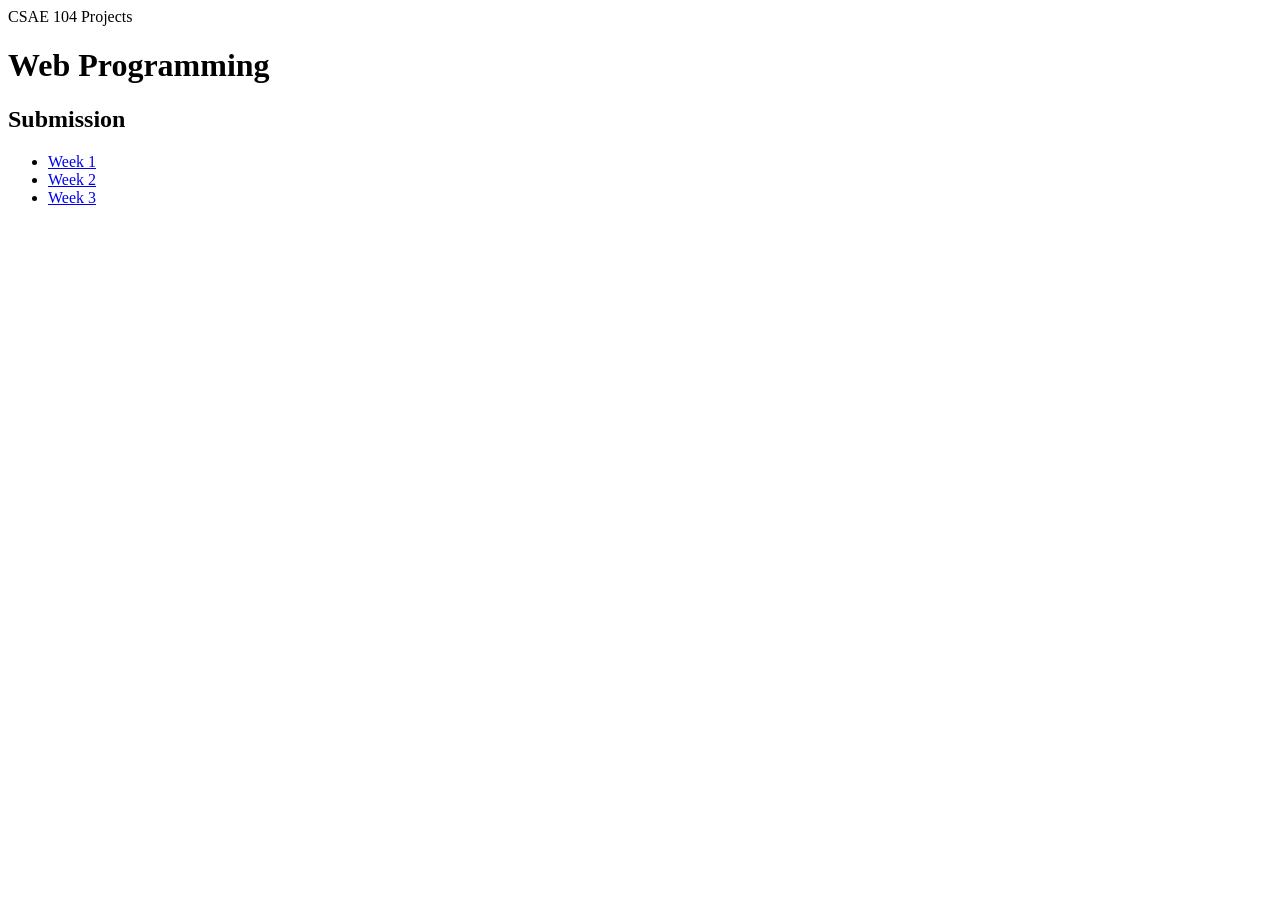
<file: index.html>
<!DOCTYPE html>
<html>
    <body>
        <header>
            CSAE 104 Projects
        </header>
        <main>
            <h1>Web Programming</h1>
            <h2>Submission</h2>
            <nav>
                <ul>
                    <li><a href="week1/week1.html">Week 1</a></li>
                    <li><a href="week2/week2.html">Week 2</a></li>
                   <li><a href="week3/week3.html">Week 3</a></li>
                </ul>
            </nav>
        </main>
    </body>
</html>
</file>
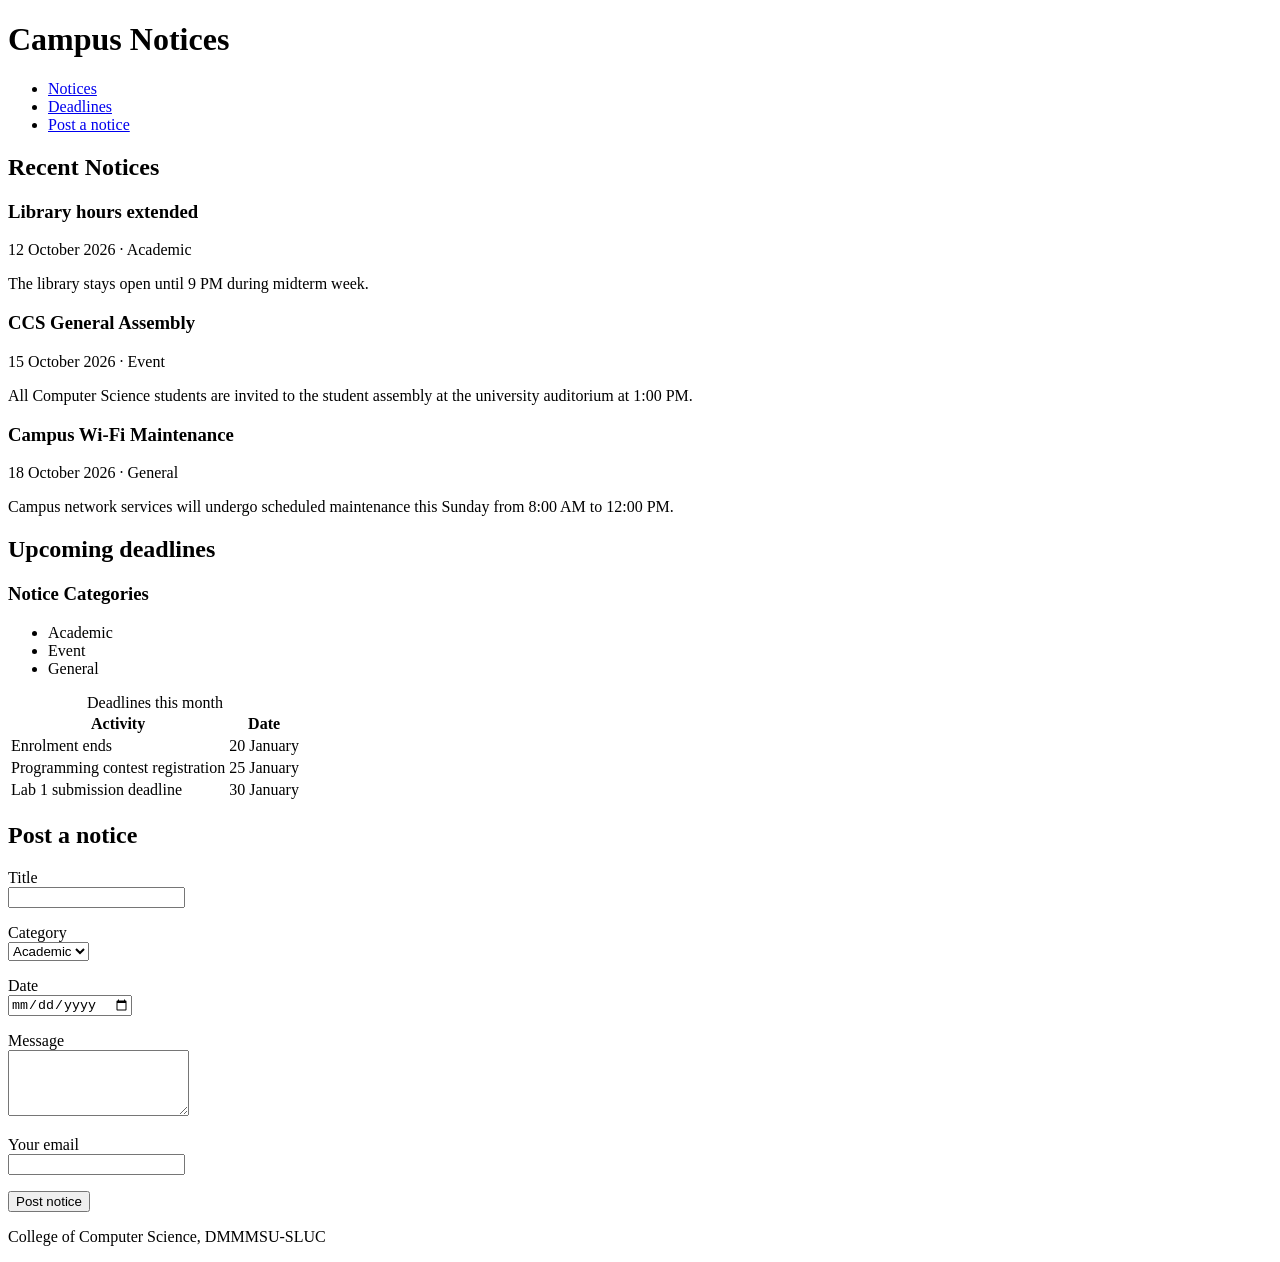
<file: week1/week1.html>
<!DOCTYPE html>
<html lang="en">
<head>
  <meta charset="utf-8">
  <meta name="viewport" content="width=device-width, initial-scale=1">
  <title>Campus Notices</title>
</head>
<body>
  <header>
    <h1>Campus Notices</h1>
    <nav aria-label="Main">
      <ul>
        <li><a href="#notices">Notices</a></li>
        <li><a href="#deadlines">Deadlines</a></li>
        <li><a href="#submit">Post a notice</a></li>
      </ul>
    </nav>
  </header>

  <main>
    <section id="notices">
      <h2>Recent Notices</h2>
      
      <article class="notice">
        <h3>Library hours extended</h3>
        <p class="meta">
          <time datetime="2026-10-12">12 October 2026</time> · <span class="tag">Academic</span>
        </p>
        <p>The library stays open until 9 PM during midterm week.</p>
      </article>

      <article class="notice">
        <h3>CCS General Assembly</h3>
        <p class="meta">
          <time datetime="2026-10-15">15 October 2026</time> · <span class="tag">Event</span>
        </p>
        <p>All Computer Science students are invited to the student assembly at the university auditorium at 1:00 PM.</p>
      </article>

      <article class="notice">
        <h3>Campus Wi-Fi Maintenance</h3>
        <p class="meta">
          <time datetime="2026-10-18">18 October 2026</time> · <span class="tag">General</span>
        </p>
        <p>Campus network services will undergo scheduled maintenance this Sunday from 8:00 AM to 12:00 PM.</p>
      </article>
    </section>

    <section id="deadlines">
      <h2>Upcoming deadlines</h2>
      <h3>Notice Categories</h3>
      <ul>
        <li>Academic</li>
        <li>Event</li>
        <li>General</li>
      </ul>

      <table>
        <caption>Deadlines this month</caption>
        <thead>
          <tr>
            <th scope="col">Activity</th>
            <th scope="col">Date</th>
          </tr>
        </thead>
        <tbody>
          <tr>
            <td>Enrolment ends</td>
            <td>20 January</td>
          </tr>
          <tr>
            <td>Programming contest registration</td>
            <td>25 January</td>
          </tr>
          <tr>
            <td>Lab 1 submission deadline</td>
            <td>30 January</td>
          </tr>
        </tbody>
      </table>
    </section>

    <section id="submit">
      <h2>Post a notice</h2>
      <form action="#" method="post">
        <p>
          <label for="title">Title</label><br>
          <input type="text" id="title" name="title" required maxlength="100">
        </p>
        <p>
          <label for="category">Category</label><br>
          <select id="category" name="category">
            <option value="academic">Academic</option>
            <option value="event">Event</option>
            <option value="general">General</option>
          </select>
        </p>
        <p>
          <label for="date">Date</label><br>
          <input type="date" id="date" name="date">
        </p>
        <p>
          <label for="message">Message</label><br>
          <textarea id="message" name="message" rows="4" required></textarea>
        </p>
        <p>
          <label for="email">Your email</label><br>
          <input type="email" id="email" name="email" required>
        </p>
        <button type="submit">Post notice</button>
      </form>
    </section>
  </main>

  <footer>
    <p>College of Computer Science, DMMMSU-SLUC</p>
  </footer>
</body>
</html>
</file>
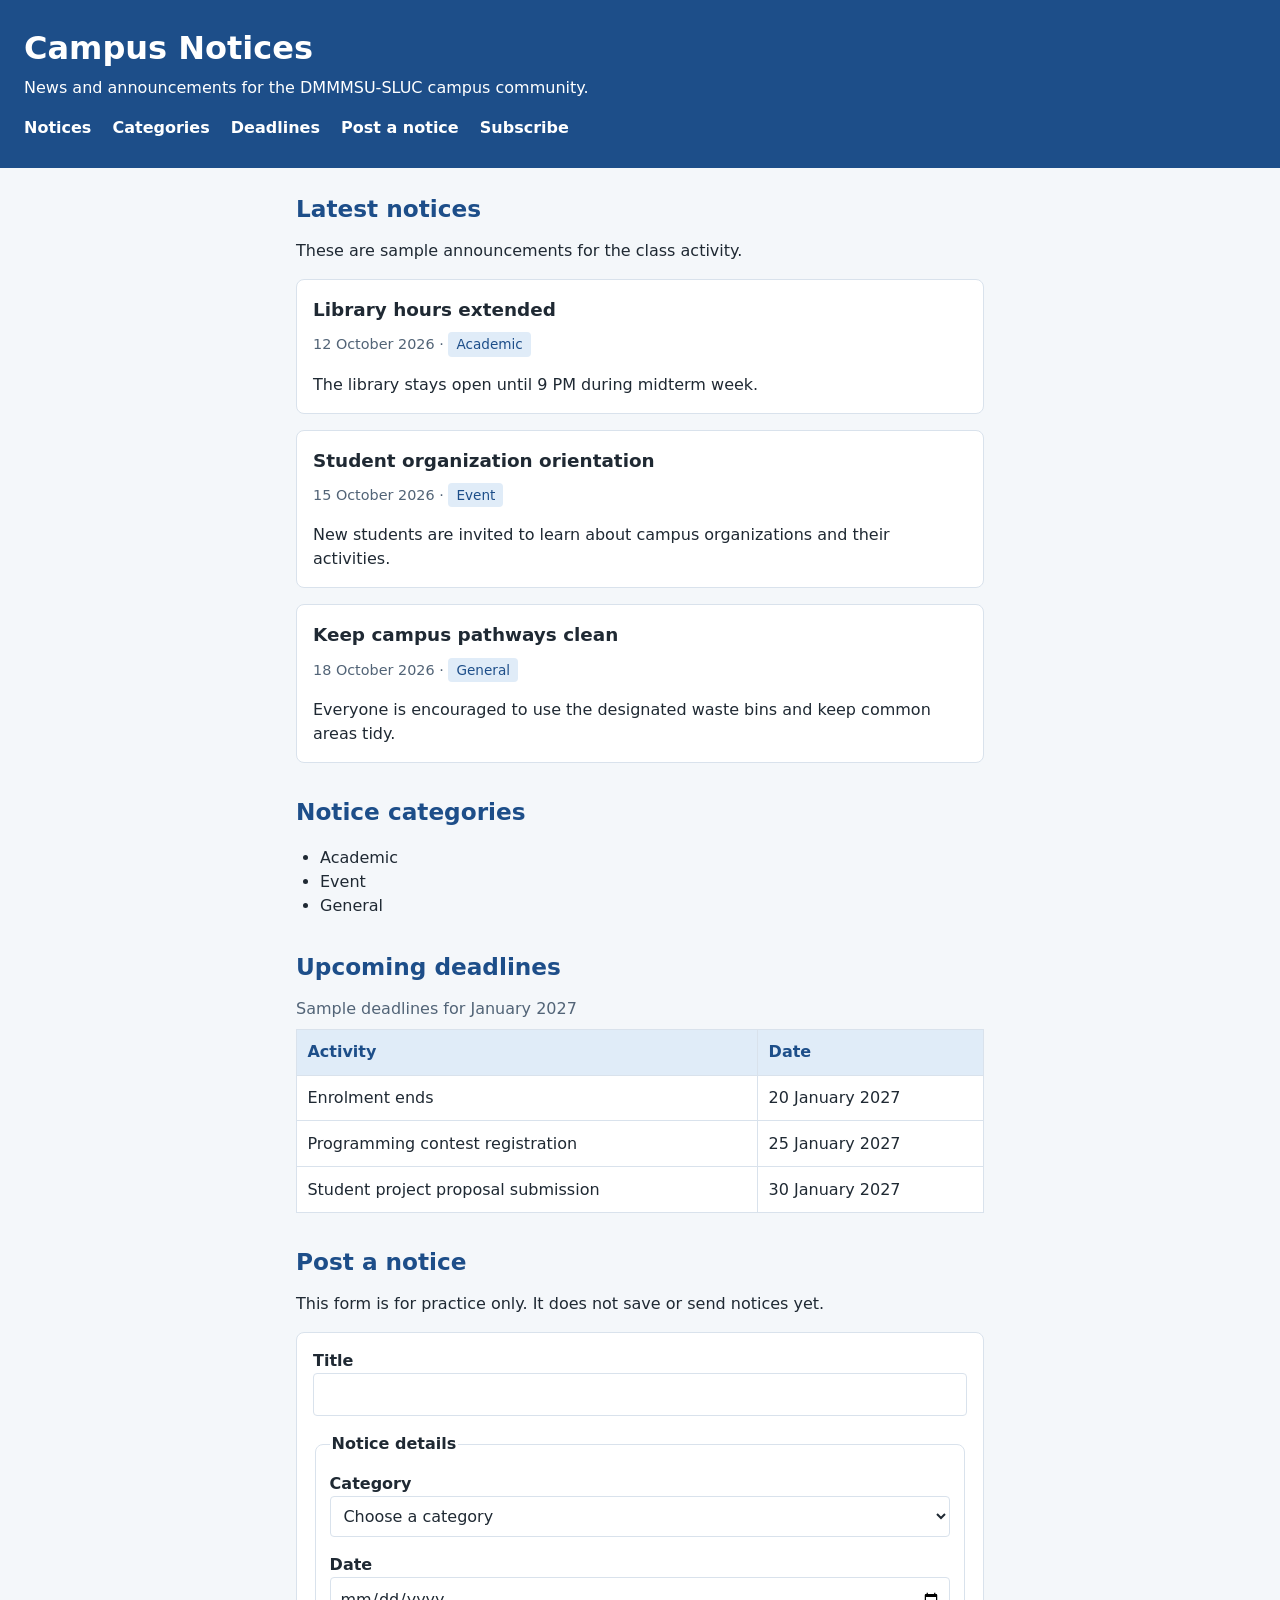
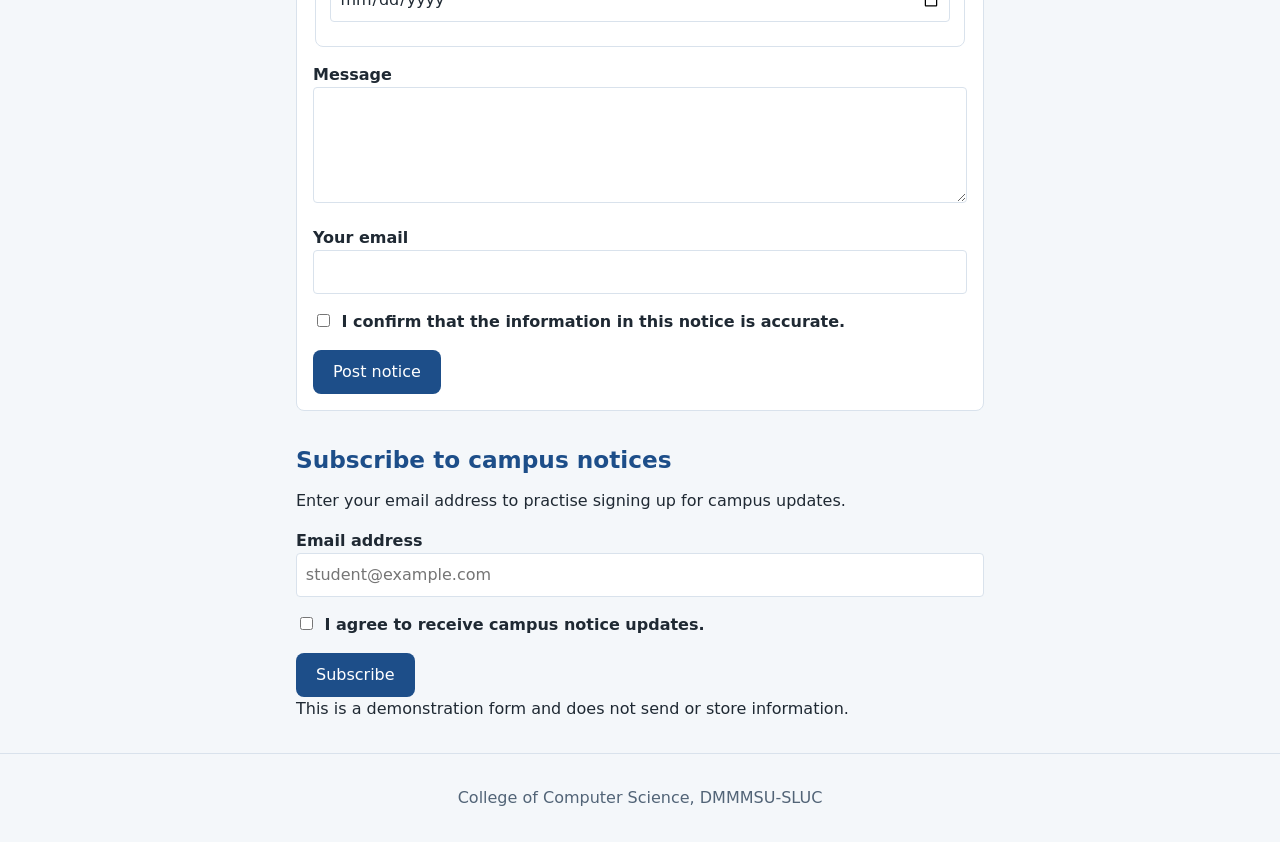
<file: week2/week2.html>
<!DOCTYPE html>
<html lang="en">
<head>
  <meta charset="utf-8">
  <meta name="viewport" content="width=device-width, initial-scale=1">
  <meta name="description" content="A sample Campus Notices Board with announcements, upcoming deadlines, and a notice-submission form for DMMMSU-SLUC.">
  <title>Campus Notices</title>
  <link rel="stylesheet" href="styles.css">
</head>
<body>
  <header>
    <h1>Campus Notices</h1>
    <p>News and announcements for the DMMMSU-SLUC campus community.</p>

    <nav aria-label="Main navigation">
      <ul>
        <li><a href="#notices">Notices</a></li>
        <li><a href="#categories">Categories</a></li>
        <li><a href="#deadlines">Deadlines</a></li>
        <li><a href="#submit">Post a notice</a></li>
        <li><a href="#subscribe">Subscribe</a></li>
      </ul>
    </nav>
  </header>

  <main>
    <section id="notices">
      <h2>Latest notices</h2>
      <p>These are sample announcements for the class activity.</p>

      <article class="notice">
        <h3>Library hours extended</h3>
        <p class="meta">
          <time datetime="2026-10-12">12 October 2026</time>
          &middot; <span class="tag">Academic</span>
        </p>
        <p>The library stays open until 9 PM during midterm week.</p>
      </article>

      <article class="notice">
        <h3>Student organization orientation</h3>
        <p class="meta">
          <time datetime="2026-10-15">15 October 2026</time>
          &middot; <span class="tag">Event</span>
        </p>
        <p>New students are invited to learn about campus organizations and their activities.</p>
      </article>

      <article class="notice">
        <h3>Keep campus pathways clean</h3>
        <p class="meta">
          <time datetime="2026-10-18">18 October 2026</time>
          &middot; <span class="tag">General</span>
        </p>
        <p>Everyone is encouraged to use the designated waste bins and keep common areas tidy.</p>
      </article>
    </section>

    <section id="categories">
      <h2>Notice categories</h2>
      <ul>
        <li>Academic</li>
        <li>Event</li>
        <li>General</li>
      </ul>
    </section>

    <section id="deadlines">
      <h2>Upcoming deadlines</h2>
      <table>
        <caption>Sample deadlines for January 2027</caption>
        <thead>
          <tr>
            <th scope="col">Activity</th>
            <th scope="col">Date</th>
          </tr>
        </thead>
        <tbody>
          <tr>
            <td>Enrolment ends</td>
            <td><time datetime="2027-01-20">20 January 2027</time></td>
          </tr>
          <tr>
            <td>Programming contest registration</td>
            <td><time datetime="2027-01-25">25 January 2027</time></td>
          </tr>
          <tr>
            <td>Student project proposal submission</td>
            <td><time datetime="2027-01-30">30 January 2027</time></td>
          </tr>
        </tbody>
      </table>
    </section>

    <section id="submit">
      <h2>Post a notice</h2>
      <p>This form is for practice only. It does not save or send notices yet.</p>

      <form action="#" method="post">
        <p>
          <label for="title">Title</label><br>
          <input type="text" id="title" name="title" maxlength="100" required>
        </p>

        <fieldset>
          <legend>Notice details</legend>
          <p>
            <label for="category">Category</label><br>
            <select id="category" name="category" required>
              <option value="">Choose a category</option>
              <option value="academic">Academic</option>
              <option value="event">Event</option>
              <option value="general">General</option>
            </select>
          </p>
          <p>
            <label for="date">Date</label><br>
            <input type="date" id="date" name="date" required>
          </p>
        </fieldset>

        <p>
          <label for="message">Message</label><br>
          <textarea id="message" name="message" rows="4" required></textarea>
        </p>

        <p>
          <label for="email">Your email</label><br>
          <input type="email" id="email" name="email" required>
        </p>

        <p>
          <input type="checkbox" id="confirm" name="confirm" value="yes" required>
          <label for="confirm">I confirm that the information in this notice is accurate.</label>
        </p>

        <button type="submit">Post notice</button>
      </form>
    </section>

    <section id="subscribe">
      <h2>Subscribe to campus notices</h2>
      <p>Enter your email address to practise signing up for campus updates.</p>
      <form action="#" method="post">
        <p>
          <label for="subscriber-email">Email address</label><br>
          <input type="email" id="subscriber-email" name="subscriber_email"
                 placeholder="student@example.com" autocomplete="email" required>
        </p>
        <p>
          <input type="checkbox" id="subscribe-consent" name="subscribe_consent"
                 value="yes" required>
          <label for="subscribe-consent">I agree to receive campus notice updates.</label>
        </p>
        <button type="submit">Subscribe</button>
      </form>
      <p>This is a demonstration form and does not send or store information.</p>
    </section>
  </main>

  <footer>
    <p>College of Computer Science, DMMMSU-SLUC</p>
  </footer>
</body>
</html>
</file>
<file: week2/styles.css>
/* CSAE 104, Lab 2 — Campus Notices Board
   All page colours are defined as variables here. */
:root {
  --brand: #1d4e89;
  --brand-hover: #163b69;
  --brand-soft: #e0ecf8;
  --surface: #ffffff;
  --page: #f4f7fa;
  --text: #1f2933;
  --muted: #526477;
  --border: #d9e2ec;
  --header-text: #ffffff;
  --radius: 8px;
}

* {
  box-sizing: border-box;
}

html {
  scroll-behavior: smooth;
}

body {
  margin: 0;
  background: var(--page);
  color: var(--text);
  font-family: system-ui, sans-serif;
  font-size: 1rem;
  line-height: 1.5;
}

header {
  background: var(--brand);
  color: var(--header-text);
  padding: 1.5rem 1.5rem 1.25rem;
}

header h1 {
  margin: 0 0 0.25rem;
  font-size: 2rem;
}

header p {
  margin: 0 0 1rem;
}

nav ul {
  list-style: none;
  margin: 0;
  padding: 0;
}

nav li {
  display: inline-block;
  margin: 0 1rem 0.5rem 0;
}

nav a {
  color: var(--header-text);
  text-decoration: none;
  font-weight: 600;
}

nav a:hover {
  text-decoration: underline;
}

nav a:focus-visible {
  outline: 3px solid var(--header-text);
  outline-offset: 4px;
}

main {
  max-width: 720px;
  margin: 1.5rem auto;
  padding: 0 1rem;
}

main section {
  margin-bottom: 2rem;
}

main h2 {
  color: var(--brand);
  margin: 0 0 0.75rem;
  font-size: 1.45rem;
}

main section > p {
  margin-top: 0;
}

.notice {
  background: var(--surface);
  border: 1px solid var(--border);
  border-radius: var(--radius);
  padding: 1rem;
  margin-bottom: 1rem;
}

.notice h3 {
  margin: 0;
  font-size: 1.15rem;
}

.notice p:last-child {
  margin-bottom: 0;
}

/* Cascade lesson: a class-based selector is more specific than a bare
   paragraph selector such as p { color: red; }. The temporary red rule was
   removed after inspecting its crossed-out declaration in DevTools.
   Target .notice .meta directly instead of using !important. */
.notice .meta {
  color: var(--muted);
  margin: 0.55rem 0 0.75rem;
  font-size: 0.9rem;
}

.tag {
  display: inline-block;
  background: var(--brand-soft);
  color: var(--brand);
  border-radius: 4px;
  padding: 0.125rem 0.5rem;
  font-size: 0.85rem;
}

#categories ul {
  padding-left: 1.5rem;
}

#deadlines table {
  width: 100%;
  border-collapse: collapse;
  background: var(--surface);
}

caption {
  padding-bottom: 0.5rem;
  text-align: left;
  color: var(--muted);
}

th,
td {
  border: 1px solid var(--border);
  padding: 0.65rem;
  text-align: left;
}

th {
  background: var(--brand-soft);
  color: var(--brand);
}

#submit form {
  background: var(--surface);
  border: 1px solid var(--border);
  border-radius: var(--radius);
  padding: 1rem;
}

#submit form > p:first-child {
  margin-top: 0;
}

label,
legend {
  font-weight: 600;
}

fieldset {
  border: 1px solid var(--border);
  border-radius: var(--radius);
  padding: 0.5rem 0.85rem;
}

fieldset p {
  margin: 0.5rem 0 1rem;
}

input,
select,
textarea {
  width: 100%;
  padding: 0.55rem;
  border: 1px solid var(--border);
  border-radius: 4px;
  background: var(--surface);
  color: var(--text);
  font: inherit;
}

input[type="checkbox"] {
  width: auto;
  padding: 0;
  margin-right: 0.4rem;
  accent-color: var(--brand);
}

input:focus-visible,
select:focus-visible,
textarea:focus-visible {
  outline: 3px solid var(--brand);
  outline-offset: 2px;
}

button {
  background: var(--brand);
  color: var(--header-text);
  border: 0;
  border-radius: var(--radius);
  padding: 0.625rem 1.25rem;
  font: inherit;
  cursor: pointer;
}

button:hover {
  background: var(--brand-hover);
}

button:focus-visible {
  outline: 3px solid var(--brand);
  outline-offset: 3px;
}

footer {
  text-align: center;
  padding: 1rem;
  color: var(--muted);
  border-top: 1px solid var(--border);
}

/* Optional Week 2 challenge: system dark mode, without JavaScript. */
@media (prefers-color-scheme: dark) {
  :root {
    --brand: #86b7f0;
    --brand-hover: #b7d4f5;
    --brand-soft: #203b58;
    --surface: #1a2632;
    --page: #121b24;
    --text: #e7edf4;
    --muted: #b2bfcc;
    --border: #425465;
    --header-text: #101f2e;
  }
}
</file>
